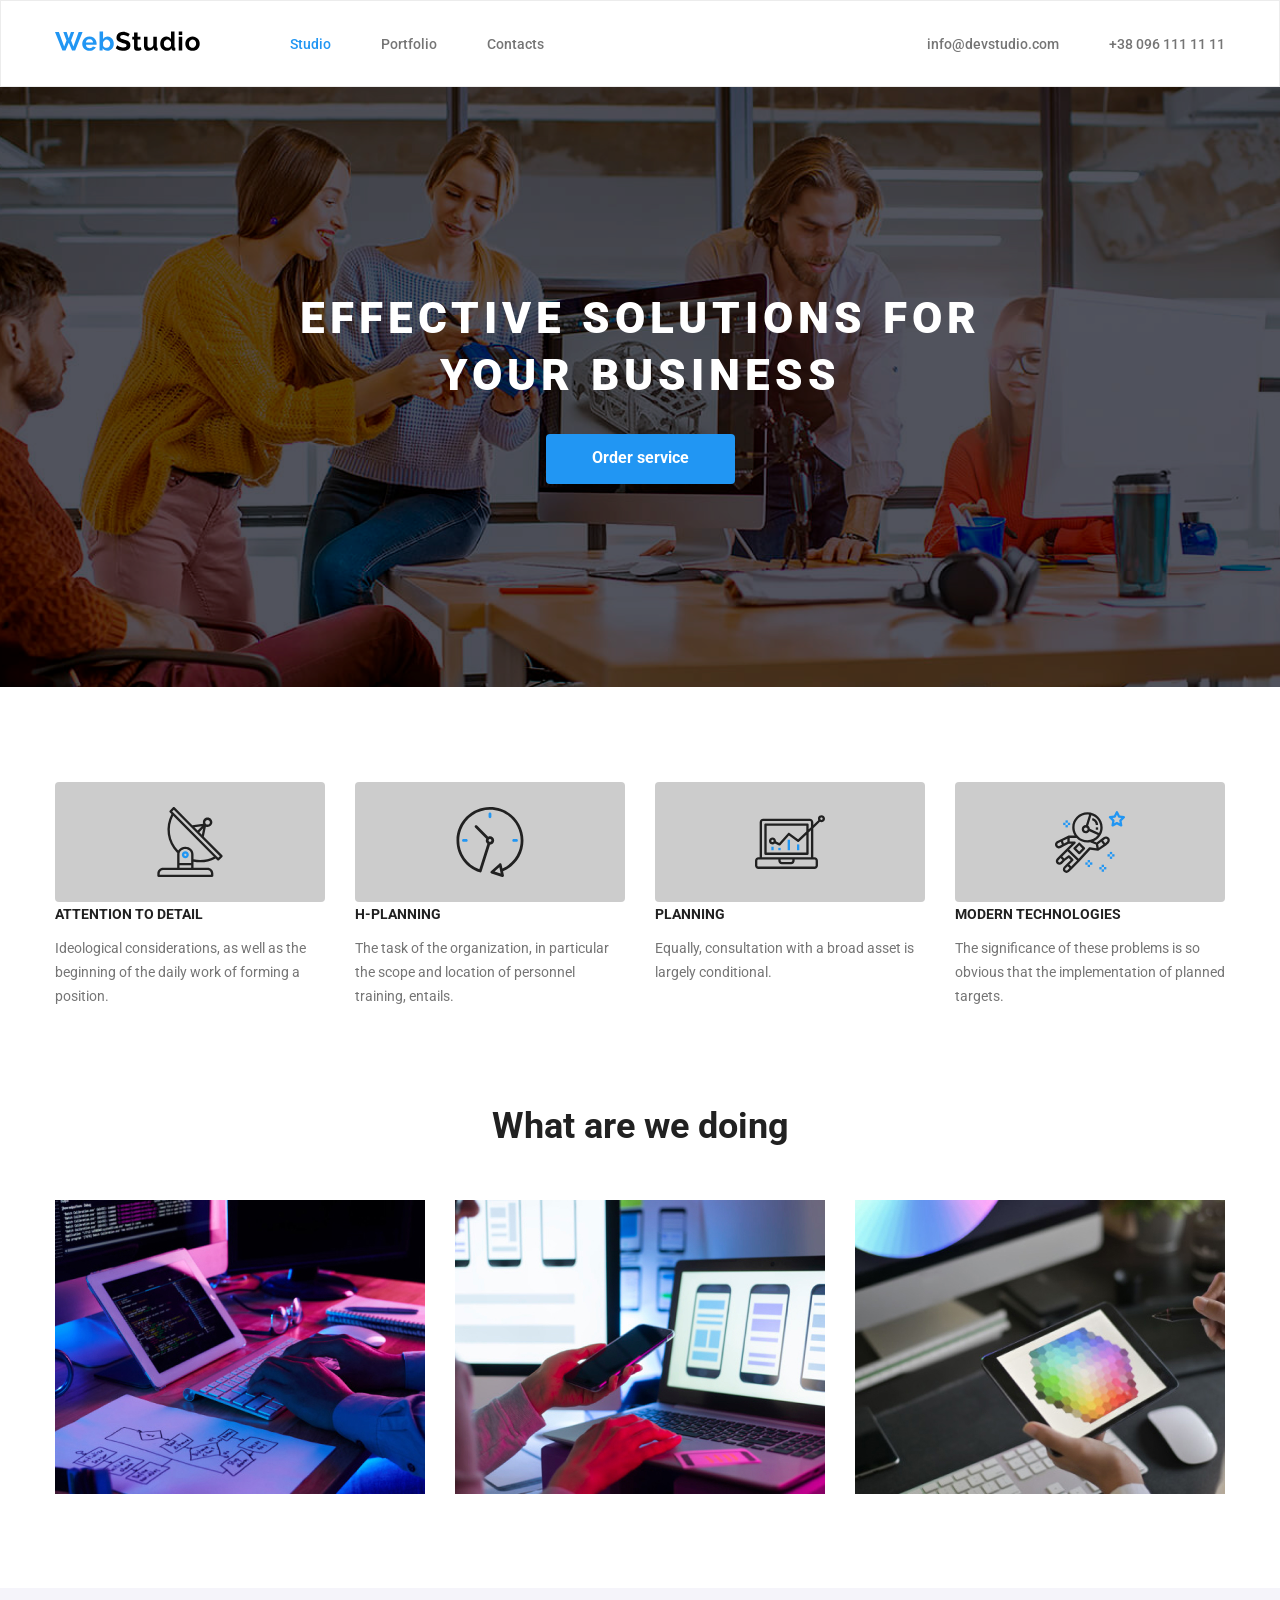
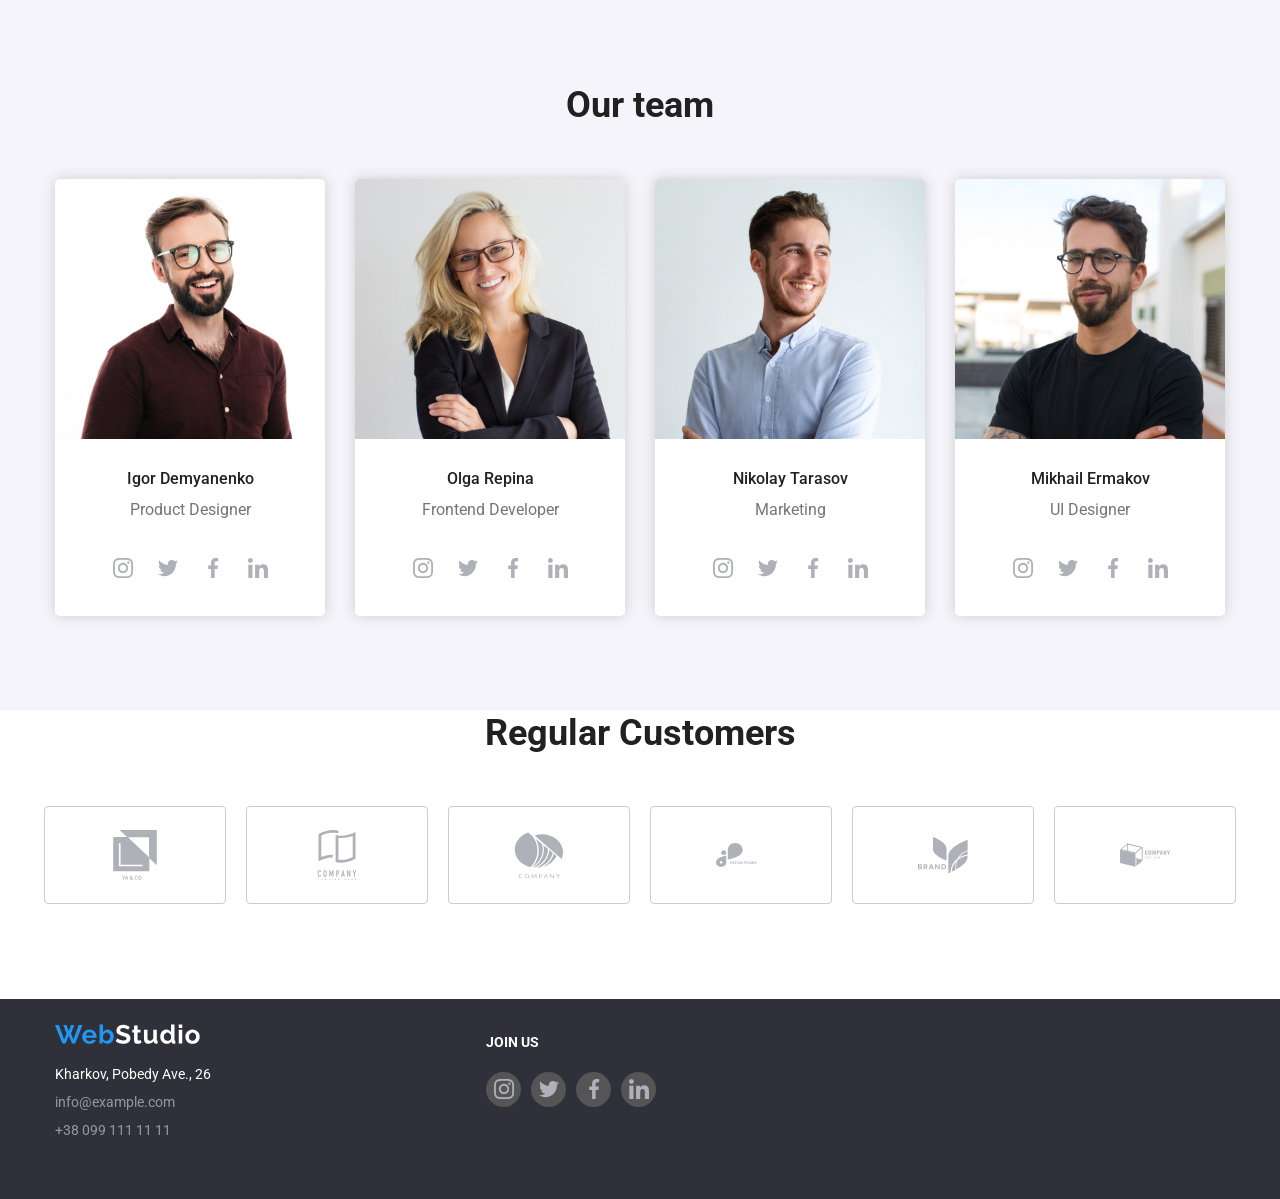
<file: index.html>
<!DOCTYPE html>
<html lang="en">

<head>
	<meta charset="UTF-8">
	<meta name="viewport" content="width=device-width, initial-scale=1.0">
	<link rel="stylesheet" href="css/styles.css">
	<title>Web Studio</title>
</head>

<body>
	<header class="header">
		<div class="container header-container">
			<!-- logo -->
			<a class="header-logo" href="#">
				<img src="images/header-logo.svg" alt="WbStudio" width="145" height="31">
			</a>

			<!-- main menu -->
			<nav class="header-menu">
				<a href="#" class="active">Studio</a>
				<a href="portfolio.html">Portfolio</a>
				<a href="#">Contacts</a>
			</nav>

			<!-- second-menu -->
			<div class="header-second-menu">
				<a href="mailto:info@devstudio.com">info@devstudio.com</a>
				<a href="tel:+380961111111">+38 096 111 11 11</a>
			</div>
		</div>
	</header>

	<main>
		<!-- hero -->
		<section class="hero">
			<div class="hero-bg">
			<div class="container">
				<div class="hero-inner">
					<h1 class="hero-title">Effective solutions for your business</h1>

					<button class="hero-btn">Order service</button>
				</div>
			</div>
			</div>
		</section>

		<!-- about -->
		<section class="about">
			<div class="container text-container">
				<div class="about-text">
					<h4 class="about-title">ATTENTION TO DETAIL</h4>
					<p>Ideological considerations, as well as the beginning of the daily work of forming a position.</p>
				</div>
				<div class="about-text">
					<h4 class="about-title"> H-PLANNING</h4>
					<p>The task of the organization, in particular the scope and location of personnel training, entails.</p>
				</div>
				<div class="about-text">
					<h4 class="about-title">PLANNING</h4>
					<p>Equally, consultation with a broad asset is largely conditional.</p>
				</div>
				<div class="about-text">
					<h4 class="about-title">MODERN TECHNOLOGIES</h4>
					<p>The significance of these problems is so obvious that the implementation of planned targets.</p>
				</div>
			</div>
		</section>

		<!-- do -->
		<section class="do">
			<div class="container">
				<div>
					<h2 class="team-title do-title">What are we doing</h2>
				</div>
				<div class="do-container">
				<div>
					<img src="images/do-1.jpg" alt="do-1" width="370px" height="294px">
				</div>
				<div>
					<img src="images/do-2.jpg" alt="do-2" width="370px" height="294px">
				</div>
				<div>
					<img src="images/do-3.jpg" alt="do-3" width="370px" height="294px"git >
				</div>
				</div>
			</div>
		</section>

		<!-- teams -->
		<section class="team">
			<div class="container">
				<h2 class="team-title">Our team</h2>

				<div class="team-cards">
					<article class="team-card">
						<a class="team-card-link" href="#">
							<img src="images/team-1.jpg" alt="Igor" width="270" height="260">
						</a>

						<div class="team-card-inner">
							<h3 class="team-card-title">Igor Demyanenko</h3>
							<p class="team-card-desc">Product Designer</p>
						</div>
						<ul class="card-icons team">
							<li>
								<a href="#">
									<svg>
									<use href="images/sprites.svg#instagram"></use>
									</svg>
								</a>
							</li>
							<li>
								<a href="#">
									<svg>
									<use href="images/sprites.svg#twitter"></use>
									</svg>
								</a>
							</li>
							<li>
								<a href="#">
									<svg>
									<use href="images/sprites.svg#facebook"></use>
									</svg>
								</a>
							</li>
							<li>
								<a href="#">
									<svg>
									<use href="images/sprites.svg#linkedin"></use>
									</svg>
								</a>
							</li>
						</ul>
						
					</article>

					<article class="team-card">
						<a class="team-card-link" href="#">
							<img src="images/team-2.jpg" alt="Olga Repina" width="270" height="260">
						</a>

						<div class="team-card-inner">
							<h3 class="team-card-title">Olga Repina</h3>
							<p class="team-card-desc">Frontend Developer</p>
						</div>

						<ul class="card-icons">
							<li>
								<a href="#">
									<svg>
									<use href="images/sprites.svg#instagram"></use>
									</svg>
								</a>
							</li>
							<li>
								<a href="#">
									<svg>
									<use href="images/sprites.svg#twitter"></use>
									</svg>
								</a>
							</li>
							<li>
								<a href="#">
									<svg>
									<use href="images/sprites.svg#facebook"></use>
									</svg>
								</a>
							</li>
							<li>
								<a href="#">
									<svg>
									<use href="images/sprites.svg#linkedin"></use>
									</svg>
								</a>
							</li>
						</ul>

					</article>

					<article class="team-card">
						<a class="team-card-link" href="#">
							<img src="images/team-3.jpg" alt="Nikolay Tarasov" width="270" height="260">
						</a>

						<div class="team-card-inner">
							<h3 class="team-card-title">Nikolay Tarasov</h3>
							<p class="team-card-desc">Marketing</p>
						</div>

						<ul class="card-icons">
							<li>
								<a href="#">
									<svg>
									<use href="images/sprites.svg#instagram"></use>
									</svg>
								</a>
							</li>
							<li>
								<a href="#">
									<svg>
									<use href="images/sprites.svg#twitter"></use>
									</svg>
								</a>
							</li>
							<li>
								<a href="#">
									<svg>
									<use href="images/sprites.svg#facebook"></use>
									</svg>
								</a>
							</li>
							<li>
								<a href="#">
									<svg>
									<use href="images/sprites.svg#linkedin"></use>
									</svg>
								</a>
							</li>
						</ul>

					</article>

					<article class="team-card">
						<a class="team-card-link" href="#">
							<img src="images/team-4.jpg" alt="Mikhail Ermakov" width="270" height="260">
						</a>

						<div class="team-card-inner">
							<h3 class="team-card-title">Mikhail Ermakov</h3>
							<p class="team-card-desc">UI Designer</p>
						</div>

						<ul class="card-icons">
							<li>
								<a href="#">
									<svg>
									<use href="images/sprites.svg#instagram"></use>
									</svg>
								</a>
							</li>
							<li>
								<a href="#">
									<svg>
									<use href="images/sprites.svg#twitter"></use>
									</svg>
								</a>
							</li>
							<li>
								<a href="#">
									<svg>
									<use href="images/sprites.svg#facebook"></use>
									</svg>
								</a>
							</li>
							<li>
								<a href="#">
									<svg>
									<use href="images/sprites.svg#linkedin"></use>
									</svg>
								</a>
							</li>
						</ul>

					</article>
				</div>
			</div>
		</section>

		<section class="company">
			<h3>Regular Customers</h3>
			<ul class="company-icons">
				<li class="company-icon">
					<a href="#">
						<svg>
							<use href="images/sprites.svg#company1"></use>
						</svg>
					</a>
				</li>

				<li class="company-icon">
					<a href="#">
						<svg>
							<use href="images/sprites.svg#company2"></use>
						</svg>
					</a>
				</li>

				<li class="company-icon">
					<a href="#">
						<svg>
							<use href="images/sprites.svg#company3"></use>
						</svg>
					</a>
				</li>

				<li class="company-icon">
					<a href="#">
						<svg>
							<use href="images/sprites.svg#company4"></use>
						</svg>
					</a>
				</li>

				<li class="company-icon">
					<a href="#">
						<svg>
							<use href="images/sprites.svg#company5"></use>
						</svg>
					</a>
				</li>

				<li class="company-icon">
					<a href="#">
						<svg>
							<use href="images/sprites.svg#company6"></use>
						</svg>
					</a>
				</li>
			</ul>
		</section>


	</main>

	<footer class="footer">
		<div class="container">
			<div class="footer-logo">
				<a href="#"><img src="images/footer-logo.svg" alt="footer-logo" width="145px" height="31px"></a>
			
			<div class="footer-contact">
				<a href="№">Kharkov, Pobedy Ave., 26</a>
				<a href="mailto:info@example.com">info@example.com</a>
				<a href="tel:+380991111111">+38 099 111 11 11</a>
			</div>
			<div class="footer-icon">
				<a href="#">JOIN US</a>
			<ul class="footer-icons">
							<li>
								<a href="#">
									<svg>
									<use href="images/sprites.svg#instagram"></use>
									</svg>
								</a>
							</li>
							<li>
								<a href="#">
									<svg>
									<use href="images/sprites.svg#twitter"></use>
									</svg>
								</a>
							</li>
							<li>
								<a href="#">
									<svg>
									<use href="images/sprites.svg#facebook"></use>
									</svg>
								</a>
							</li>
							<li>
								<a href="#">
									<svg>
									<use href="images/sprites.svg#linkedin"></use>
									</svg>
								</a>
							</li>
						</ul>
						</div>
		</div>
		</div>
	</footer>
</body>

</html>
</file>
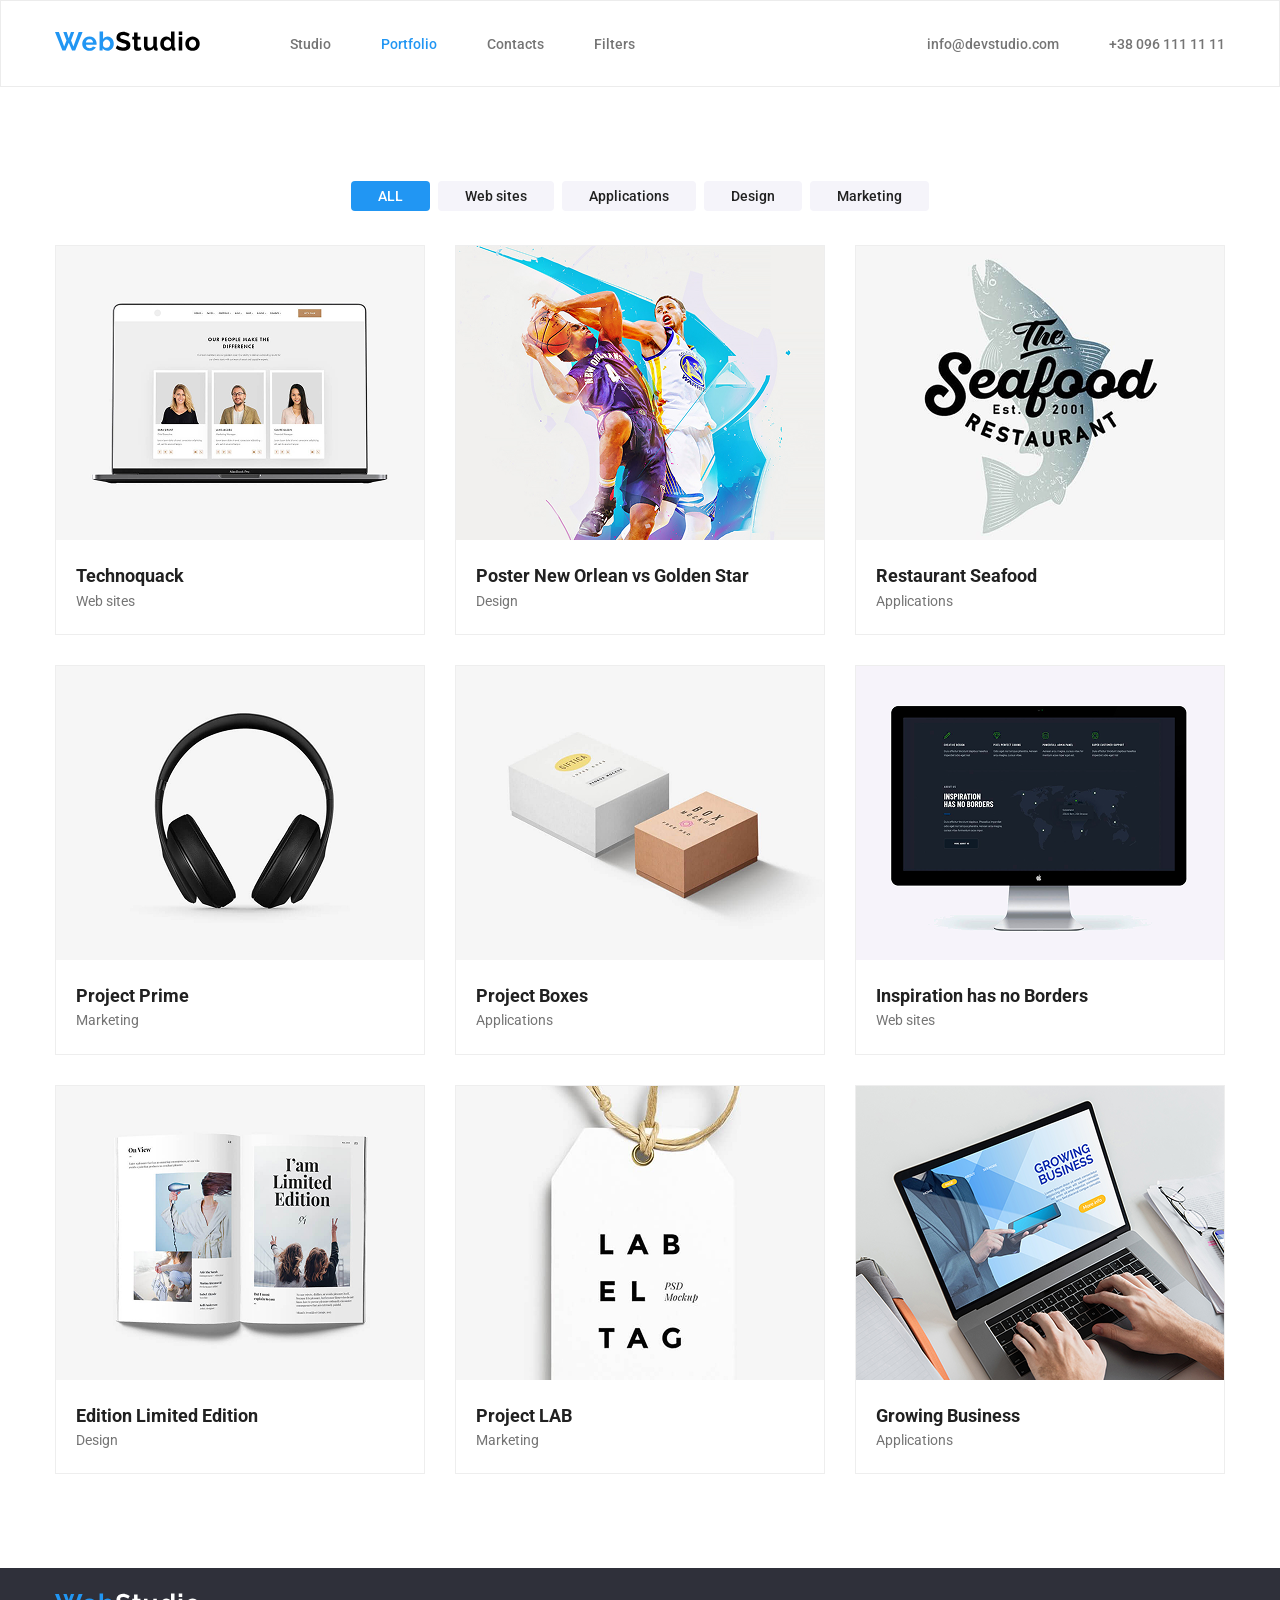
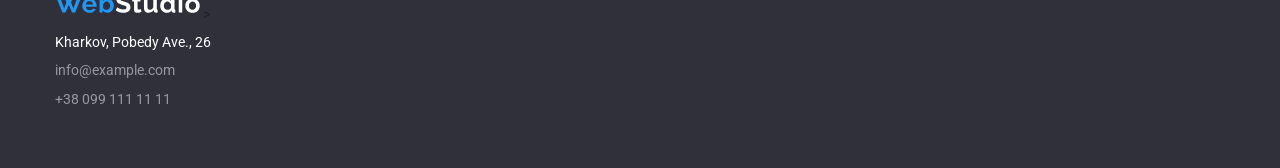
<file: portfolio.html>
<!DOCTYPE html>
<html lang="en">
<head>
    <meta charset="UTF-8">
    <meta name="viewport" content="width=device-width, initial-scale=1.0">
    <link rel="stylesheet" href="css/styles.css">
    <title>Portfolio</title>
</head>
<body>
    <header class="header">
		<div class="container header-container">
			<!-- logo -->
			<a class="header-logo" href="#">
				<img src="images/header-logo.svg" alt="WbStudio" width="145" height="31">
			</a>

			<!-- main menu -->
			<nav class="header-menu portfolio">
				<a href="index.html">Studio</a>
				<a href="#" class="active">Portfolio</a>
				<a href="#">Contacts</a>
				<ul class="header-filters">
				<li>
				<a href="#">Filters</a>
					<ul class="header-second-filters">
						<li> 
							<a href="#">Web sites</a> 
						</li>
						<li>
							<a href="#">Applications</a>
						</li>
						<li>
							<a href="#">Design</a>
						</li>
						<li>
							<a href="#">Marketing</a>
						</li>
						<ul class="filter">
						<li class="first-filter">
							<a href="#">Filter</a>
						</li>
						<li class="all-filter">
							<a href="#">All</a>
						</li>
						</ul>
					</ul>
				</li>
				</ul>
			</nav>

			<!-- second-menu -->
			<div class="header-second-menu">
				<a href="mailto:info@devstudio.com">info@devstudio.com</a>
				<a href="tel:+380961111111">+38 096 111 11 11</a>
			</div>
		</div>
	</header>

    <main class="main">
        <div class="container">
            <nav class="main-btn">
                <a href="#" class="btn active">ALL</a>
                <a href="#" class="btn">Web sites</a>
                <a href="#" class="btn">Applications</a>
                <a href="#" class="btn">Design</a>
                <a href="#" class="btn">Marketing</a>
            </nav>

            <div class="portfolio-cards">
					<article class="portfolio-card">
						<a class="portfolio-card-link" href="#">
							<img src="images/portfolio1.png" alt="portfolio" width="370" height="294">
						<div class="hover-block">
							<p class="hover-text">The resource offers comprehensive offers with different levels of functionality and services. All this will allow the visitor to obtain useful information about the company or individual.</p>
						</div>
						</a>
						

						<div class="portfolio-card-content">
							<h3 class="portfolio-card-title">Technoquack</h3>
							<p class="portfolio-card-text">Web sites</p>
						</div>
					</article>

					<article class="portfolio-card">
						<a class="portfolio-card-link" href="#">
							<img src="images/portfolio2.png" alt="portfolio" width="370" height="294">
							<div class="hover-block">
							<p class="hover-text">The resource offers comprehensive offers with different levels of functionality and services. All this will allow the visitor to obtain useful information about the company or individual.</p>
						</div>
						</a>

						<div class="portfolio-card-content">
							<h3 class="portfolio-card-title">Poster New Orlean vs Golden Star</h3>
							<p class="portfolio-card-text">Design</p>
						</div>
					</article>

					<article class="portfolio-card">
						<a class="portfolio-card-link" href="#">
							<img src="images/portfolio3.png" alt="portfolio" width="370" height="294">
							<div class="hover-block">
							<p class="hover-text">The resource offers comprehensive offers with different levels of functionality and services. All this will allow the visitor to obtain useful information about the company or individual.</p>
						</div>
						</a>

						<div class="portfolio-card-content">
							<h3 class="portfolio-card-title">Restaurant Seafood</h3>
							<p class="portfolio-card-text">Applications</p>
						</div>
					</article>

					<article class="portfolio-card">
						<a class="portfolio-card-link" href="#">
							<img src="images/portfolio4.png" alt="portfolio" width="370" height="294">
							<div class="hover-block">
							<p class="hover-text">The resource offers comprehensive offers with different levels of functionality and services. All this will allow the visitor to obtain useful information about the company or individual.</p>
						</div>
						</a>

						<div class="portfolio-card-content">
							<h3 class="portfolio-card-title">Project Prime</h3>
							<p class="portfolio-card-text">Marketing</p>
						</div>
					</article>

                    <article class="portfolio-card">
						<a class="portfolio-card-link" href="#">
							<img src="images/portfolio5.png" alt="portfolio" width="370" height="294">
							<div class="hover-block">
							<p class="hover-text">The resource offers comprehensive offers with different levels of functionality and services. All this will allow the visitor to obtain useful information about the company or individual.</p>
						</div>
						</a>

						<div class="portfolio-card-content">
							<h3 class="portfolio-card-title">Project Boxes</h3>
							<p class="portfolio-card-text">Applications</p>
						</div>
					</article>

                    <article class="portfolio-card">
						<a class="portfolio-card-link" href="#">
							<img src="images/portfolio6.png" alt="portfolio" width="370" height="294">
							<div class="hover-block">
							<p class="hover-text">The resource offers comprehensive offers with different levels of functionality and services. All this will allow the visitor to obtain useful information about the company or individual.</p>
						</div>
						</a>

						<div class="portfolio-card-content">
							<h3 class="portfolio-card-title">Inspiration has no Borders</h3>
							<p class="portfolio-card-text">Web sites</p>
						</div>
					</article>

                    <article class="portfolio-card">
						<a class="portfolio-card-link" href="#">
							<img src="images/portfolio7.png" alt="portfolio" width="370" height="294">
							<div class="hover-block">
							<p class="hover-text">The resource offers comprehensive offers with different levels of functionality and services. All this will allow the visitor to obtain useful information about the company or individual.</p>
						</div>
						</a>

						<div class="portfolio-card-content">
							<h3 class="portfolio-card-title">Edition Limited Edition</h3>
							<p class="portfolio-card-text">Design</p>
						</div>
					</article>

                    <article class="portfolio-card">
						<a class="portfolio-card-link" href="#">
							<img src="images/portfolio8.png" alt="portfolio" width="370" height="294">
							<div class="hover-block">
							<p class="hover-text">The resource offers comprehensive offers with different levels of functionality and services. All this will allow the visitor to obtain useful information about the company or individual.</p>
						</div>
						</a>

						<div class="portfolio-card-content">
							<h3 class="portfolio-card-title">Project LAB</h3>
							<p class="portfolio-card-text">Marketing</p>
						</div>
					</article>

                    <article class="portfolio-card">
						<a class="portfolio-card-link" href="#">
							<img src="images/portfolio9.png" alt="portfolio" width="370" height="294">
							<div class="hover-block">
							<p class="hover-text">The resource offers comprehensive offers with different levels of functionality and services. All this will allow the visitor to obtain useful information about the company or individual.</p>
						</div>
						</a>

						<div class="portfolio-card-content">
							<h3 class="portfolio-card-title">Growing Business</h3>
							<p class="portfolio-card-text">Applications</p>
						</div>
					</article>

                    
				</div>
        </div>
    </main>

   <footer class="footer">
		<div class="container">
				<a href="#" class="footer-logo"><img src="images/footer-logo.svg" alt="footer-logo" width="145px" height="31px"></a>
>
			<div class="footer-contact">
				<a href="№">Kharkov, Pobedy Ave., 26</a>
				<a href="mailto:info@example.com">info@example.com</a>
				<a href="tel:+380991111111">+38 099 111 11 11</a>
			</div>
		</div>
	</footer>
</body>
</html>
</file>
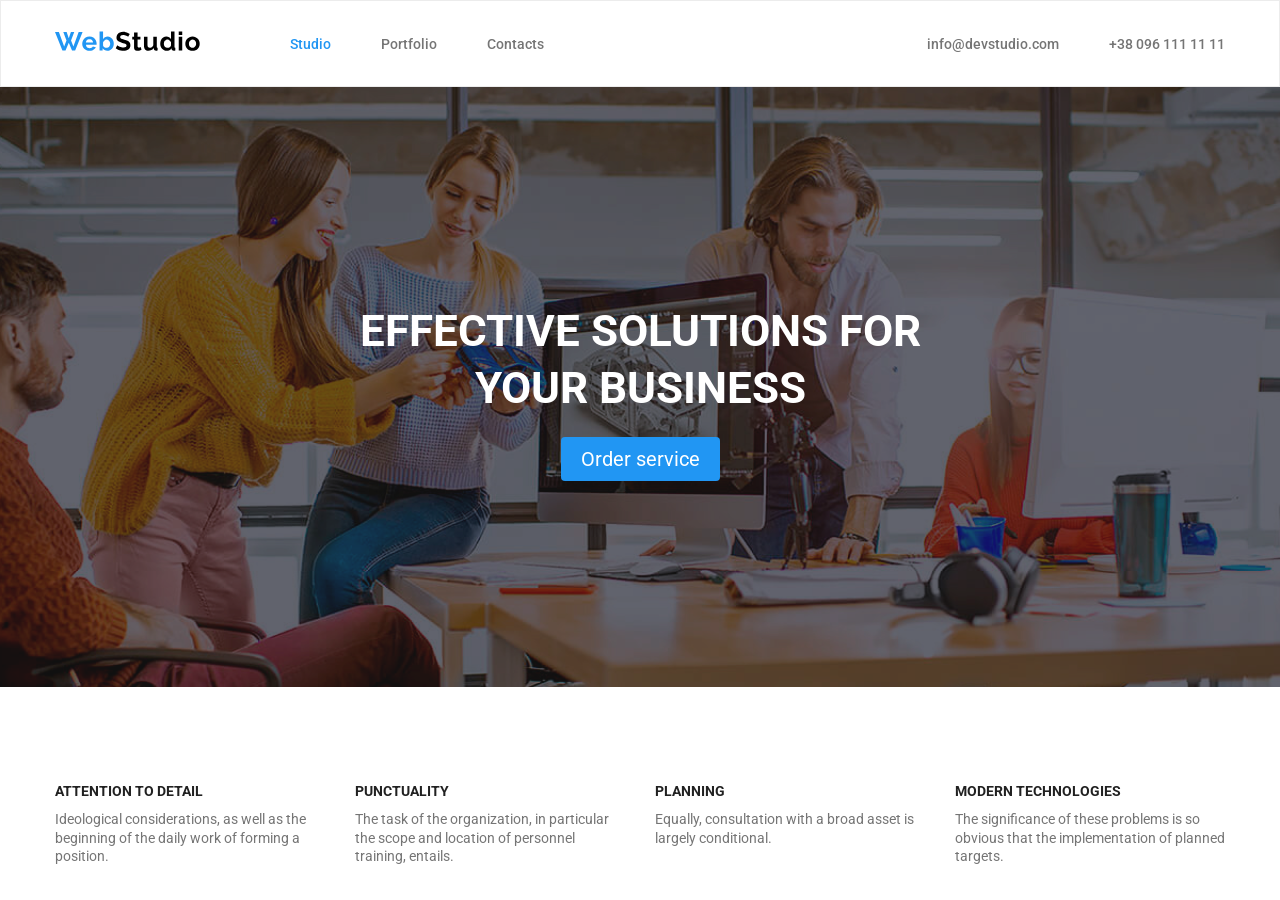
<file: studio.html>
<!DOCTYPE html>
<html lang="en">
<head>
    <meta charset="UTF-8">
    <meta name="viewport" content="width=device-width, initial-scale=1.0">
    <link rel="stylesheet" href="css/styles.css">
    <title>Studio</title>
</head>
<body>
    <header class="header">
		<div class="container header-container">
			<!-- logo -->
			<a class="header-logo" href="#">
				<img src="images/header-logo.svg" alt="WbStudio" width="145" height="31">
			</a>

			<!-- main menu -->
			<nav class="header-menu">
				<a href="#" class="active">Studio</a>
				<a href="portfolio.html">Portfolio</a>
				<a href="#">Contacts</a>
			</nav>

			<!-- second-menu -->
			<div class="header-second-menu">
				<a href="mailto:info@devstudio.com">info@devstudio.com</a>
				<a href="tel:+380961111111">+38 096 111 11 11</a>
			</div>
		</div>
	</header>

    <main>
        <section class="first-section">
            <div class="container">
            <div class="business">
                <div class="container">
                    <h2>EFFECTIVE SOLUTIONS FOR YOUR BUSINESS</h2>
                    <a href="#">Order service</a>
                </div>
            </div>
        </section>

        <section class="second-section">
            <div class="container cards">
                <article class="card">
                    
                    <h3>ATTENTION TO DETAIL</h3>
                    <p>Ideological considerations, as well as the beginning of the daily work of forming a position.</p>
                </article>


                <article class="card">
                   
                    <h3>Punctuality</h3>
                    <p>The task of the organization, in particular the scope and location of personnel training, entails.</p>
                </article>



                <article class="card">
                   
                    <h3>Planning</h3>
                    <p>Equally, consultation with a broad asset is largely conditional.</p>
                </article>



                <article class="card">
                   
                    <h3>Modern technologies</h3>
                    <p>The significance of these problems is so obvious that the implementation of planned targets.</p>
                </article>

            </div>
</section>
    </main>
</body>
</html>
</file>
<file: css/styles.css>
@import url('reset.css');

@font-face {
	font-family: 'Roboto';
	src: url('../fonts/Roboto-Regular.woff2') format('woff2');
	font-weight: 400;
	font-style: normal;
	font-display: swap;
}

@font-face {
	font-family: 'Roboto';
	src: url('../fonts/Roboto-Medium.woff2') format('woff2');
	font-weight: 500;
	font-style: normal;
	font-display: swap;
}

@font-face {
	font-family: 'Roboto';
	src: url('../fonts/Roboto-Bold.woff2') format('woff2');
	font-weight: 700;
	font-style: normal;
	font-display: swap;
}

@font-face {
	font-family: 'Roboto';
	src: url('../fonts/Roboto-Black.woff2') format('woff2');
	font-weight: 900;
	font-style: normal;
	font-display: swap;
}

:root{
	--active-color: #2196F3;
	--title-color: #212121;
	--text-color: #757575;
}


/* GLOBAL CLASSES */
body {
	font-family: 'Roboto', sans-serif;
	line-height: 1.3;
	font-size: 14px;
	color: #212121;
}

.container {
	max-width: 1200px;
	margin: 0 auto;
	padding: 0 15px;
}

/* HEADER */

.header {
	border: 1px solid #ECECEC;
	padding: 25px 0;
	font-weight: 500;
}

.header-container {
	display: flex;
	align-items: center;
}

.header-logo {}

.header-menu {
	display: flex;
	gap: 50px;
	margin-left: 90px;
}

.header-menu a.active {
	color: var(--active-color);
}

.header-second-menu {
	margin-left: auto;
	display: flex;
	gap: 50px;
}

.header-menu a,
.header-second-menu a {
	color: var(--text-color);
	text-decoration: none;
}

.header-menu a:hover,
.header-second-menu a:hover {
	color: var(--active-color);
}


/* HERO SECTION */

.hero {
	background: url(../images/Img1.png) no-repeat 50% / cover;
	text-align: center;

}

.hero-bg{
	background: rgba(0.33, 0.33, 0.33, 0.5);
}

.hero-inner {
	max-width: 700px;
	min-height: 600px;
	margin: 0 auto;
	display: flex;
	flex-direction: column;
	justify-content: center;
	gap: 30px;
}

.hero-title {
	font-weight: 900;
	font-size: 44px;
	text-transform: uppercase;
	color: #fff;
	letter-spacing: 5px;
}

.hero-btn {
	padding: 14px 46px 15px;
	font-weight: 700;
	font-size: 16px;
	color: #fff;
	background: #2196F3;
	border-radius: 4px;
	cursor: pointer;
	align-self: center;
}

.hero-btn:hover{
	background: #25cdf3;
}


/* ABOUT */

.about{
	background-color: #fff;
	font-size: 14px;
	font-weight: 400;
	color: var(--text-color);

}
.text-container {
	display: flex;
	gap: 30px;
	margin: 95px auto;
}
.about-text {
	min-width: 270px;
	flex: 1 1 20%;
	/* justify-content: flex-start; */
	line-height: 24px;
	position: relative;
	padding-top: 120px;
}

.about-text::before{
	content: '';
	position: absolute;
	top: 0;
	left: 0;
	right: 0;
	height: 120px;
	border-radius: 4px;
}

.about-text:nth-child(1)::before{
	background: #ccc url(../images/card1.svg) no-repeat 50% / 70px 70px;
}

.about-text:nth-child(2)::before{
	background: #ccc url(../images/card2.svg) no-repeat 50% / 70px 70px;
}

.about-text:nth-child(3)::before{
	background: #ccc url(../images/card3.svg) no-repeat 50% / 70px 70px;
}

.about-text:nth-child(4)::before{
	background: #ccc url(../images/card4.svg) no-repeat 50% / 70px 70px;
}

.about-title {
	font-weight: 700;
	font-size: 14px;
	color: var(--title-color);
	margin-bottom: 10px;
	
}

/* DO */
.do-container{
	display: flex;
	gap: 30px;
	margin: 50px 0 90px;
}

.do-title{
	text-align: center;
}

/* TEAMS */
.team {
	background: #F5F4FA;
	padding: 94px 0;
	text-align: center;
}

.team-title {
	font-weight: 700;
	font-size: 36px;
}

.team-cards {
	margin-top: 50px;
	display: flex;
	flex-wrap: wrap;
	gap: 30px;
}

.team-card {
	flex: 1 1 20%;
	border-radius: 5px;
	overflow: hidden;
	box-shadow: 0 0 14px 0 #ccc;
}

.team-card-link {
	display: block;
	height: 260px;
}

.team-card-link img {
	width: 100%;
	height: 100%;
	object-fit: cover;
}

.team-card-inner {
	padding: 30px;
	font-size: 16px;
	background: #fff;
}

.team-card-title {
	font-weight: 500;
}

.team-card-desc {
	color: #757575;
	margin-top: 10px;
}

/* FOOTER */

.footer {
	background-color: #2F303A;
}

.footer-logo{
	display: inline-block;
	margin-top: 20px;
}

.footer-contact{
	display: flex;
	flex-direction: column;
	align-items: flex-start;
	gap: 10px;
	margin-top:10px;
	padding-bottom: 60px;
}
.footer-contact a{
	text-decoration: none;
	color: #ffffff;
}

.footer-contact>a+a{
	color: #ffffff80;
}

.footer-contact a.active {
	color: var(--active-color);
}


/* PORFOLIO */
.main{
	margin: 94px auto;
}
.main-btn{
	display: flex;
	align-items:center;
	justify-content: center;
	gap: 8px;
}

.btn{
	cursor: pointer;
	color: var(--title-color);
	padding: 6px 27px;
	text-decoration: none;
	background: #F5F4FA;
	border-radius: 4px;
	font-weight: 500;
}



.btn:hover{
	background: var(--active-color);
	color: #fff;
}

.main-btn a.active{
	background: var(--active-color);
	color: #fff;
}

/* CARDS */

.portfolio-card-title{
	font-weight: 700;
	font-size: 18px;
	color: var(--title-color);
}

.portfolio-card-text{
	font-size: 16;
	font-weight: 400;
	color: var(--text-color);
}

.portfolio-cards {
	display: flex;
	flex-wrap: wrap;
	gap: 30px;
	margin-top: 34px;
	
}

.portfolio-card {
	gap: 30px;
	border: 1px solid #eeeeee;
	flex: 1 1 370px;
	position: relative;
	cursor: pointer;
}

.portfolio-card-link {
	display: block;
	height: 294px;
	text-decoration: none;
	display: flex;
	position: relative;
}

.hover-block{
	align-items: center;
	justify-content: center;
	position: absolute;
	top: 0;
	right: 0;
	left: 0;
	bottom: 0;
	background-color: rgba(33, 150, 243, 0.9);
	color: #fff;
	font-weight: 400px;
	font-size: 18px;
	padding: 60px 25px;
	line-height: 28px;
	opacity: 0;
}

.portfolio-card:hover
.hover-block{
	opacity: 1;
}

.portfolio-card:hover{
	box-shadow: 0 4px 4px #ccc;
}

.portfolio-card-text{
	overflow: hidden;
	
}

.portfolio-card-link img {
	width: 100%;
	height: 100%;
	object-fit: cover;
}

.portfolio-card-content{
	padding: 24px 20px;
}

.portfolio-card-title{
	margin-bottom: 4px;
}

.header-filters{
	position: relative;
}

.header-second-filters a {
	background: #f3eeeead;
	padding: 5px 10px;
	display: none;
	border-bottom: 1px solid #757575;
}

.header-second-filters {
	padding-top: 5px;
	position: absolute;
}

.filter {
	display: flex;
	flex-direction: row-reverse;
	width: 100%;
	position: relative;
}

.first-filter{
	width: 100%;
}

.all-filter {
	width: 100%;
	position: absolute;
	left: -100%;
	padding-right: 10px;
	display: none;
}

.header-filters:hover .header-second-filters a{
	display: block;
}

.filter:hover .all-filter{
	display: block;
}

.first-section a{
	text-decoration: none;
	background: var(--active-color);
	color: #fff;
	padding: 10px 20px;
	border-radius: 4px;
	font-size: 20px;
	line-height: normal;
}

.first-section {
	height: 600px;
	background: green url(../images/Img1.png) no-repeat 50% / cover;
	position: relative;
	color: #fff;
}

.business {
	background: rgba(33, 33, 33, 0.5);
	display: flex;
	align-items: center;
	justify-content: center;
	position: absolute;
	left: 0;
	top: 0;
	width: 100%;
	height: 100%;
	text-align: center;
	gap: 30px;
}

.business h2 {
	max-width: 600px;
	font-weight: 600;
	font-size: 44px;
	margin-bottom: 30px;
}


.business a:hover {
	background-color: #25cdf3;
}

.second-section {
	margin-top: 95px;
	

}

.card {
    width: 270px;
}

.cards {
	display: flex;
	justify-content: space-between;
	gap: 30px;
}






.card h3 {
    margin-bottom: 10px;
    font-size: 14px;
    font-weight: 700;
    text-transform: uppercase;
}


.card p {
    font-size: 14px;
    font-weight: 400;
    color: var(--text-color);
}

.card-icons {
    display: flex;
	justify-content: center;         
    gap: 10px;             
	padding: 0 30px 30px;
	background: #fff;
}

.card-icons li {
    display: inline-block; 

}

.card-icons a {
    display: flex;
    align-items: center;
    justify-content: center;
    width: 35px;
    height: 35px;
    border-radius: 50%;
    background: transparent;
    transition: linear 0.3s;
}

.card-icons svg {
    width: 20px;
    height: 20px;
    color: #AFB1B8;
}

.card-icons a:hover {
    background-color: #2196F3;
}

.card-icons a:hover svg {
    color: #fff;
}

.footer-icons {
    display: flex;
	justify-content: center; 
	align-items: center; 
    gap: 10px;             
	/* padding: 0 30px 30px; */
}

.footer-icons li {
    display: inline-block; 

}

.footer-icons a {
    display: flex;
    align-items: center;
    justify-content: center;
    width: 35px;
    height: 35px;
    border-radius: 50%;
    background: #555555;
    transition: linear 0.3s;
}

.footer-icons svg {
    width: 20px;
    height: 20px;
    color: #AFB1B8;
}

.footer-icons a:hover {
    background-color: #2196F3;
}

.footer-icons a:hover svg {
    color: #fff;
}


.footer-icons{
	display: flex;
	justify-content: center;
	
}

.footer {
	position: relative;
}

.footer-icon{
	position: absolute;
	top: 34px;
	left: 38%;
}

.footer-icon>a{
	display: inline-block;
	text-decoration: none;
	font-size: 14px;
	font-weight: 700;
	color: #fff;
	margin-bottom: 20px;
}

.footer-icon a:hover{
	color: var(--active-color);
}



.company-icons {
    display: flex;
    justify-content: center;
    gap: 20px;
    padding: 0;
    margin: 0;
}

.company-icon a {
    display: flex;
    align-items: center;
    justify-content: center;
    text-decoration: none;
    border: 1px solid #ccc;
    border-radius: 4px;
	padding: 23px 65px;
	transition: linear 0.3s; 
}

.company-icon svg {
    width: 50px;
    height: 50px;
    color: #AFB1B8;
	transition: linear 0.3s; 
}

.company-icon a:hover{
	border-color: var(--active-color);
}

.company-icon a:hover svg{
	color: var(--active-color);
}


.company-icon{
	display: flex;
	flex: 0 0 auto;
	justify-content: center;
	margin-bottom: 95px;
}

.company h3 {
	text-align: center;
	font-size: 36px;
	font-weight: 700;
	margin-bottom: 50px;
}


@media (max-width: 992px) {
	.header-container {
		max-width: 960px;
	}

	.header-menu{
		margin-left: 60px;
	}

	.header-second-menu {
		gap: 30px;
		margin-right: 50px;
	}

	.container{
		max-width: 960px;
	}

	.text-container{
		display: flex;
		flex: 1 1 50%;
		flex-wrap: wrap;
		
	}

	.about-text {
		flex: 0 1 33%;
		margin: 0 auto;
	}

	.about-text::before{
		object-fit: cover;
	}

	.do {
		display: none;
	}

	.company-icons {
		display: flex;
		flex-direction: 1 1 33%;
	}

	.team-card{
		flex-basis: 46%;
	}

	.company {
		display: none;
	}

	.portfolio {
		display: none;
	}

	.portfolio-cards {
		flex-basis: 50%;
	}
}

@media (max-width: 768px) {
	.header-second-menu {
		display: none;
		
	}
	.header-menu {
		justify-content: space-between;
	}

	.team-card{
		flex-basis: 100%;
		object-fit: cover;
		flex: 0 0 100%;
	}

	.team-card-link{
		height: 460px;
	}

	.portfolio-card-link{
		flex: 0 0 100%;
		height: 470px;
		object-fit: cover;
	}
}

@media (max-width: 480px){
	.header-menu {
		display: none;
	}

	.text-container {
		margin-top: 60px;
	}

	.about-text {
		flex: 0 1 100%;
		margin: 0 auto;
	}

	.footer-icon {
		display: none;
	}

	.footer-logo {
		display: flex;
		flex-direction: column;
		text-align: center;
		padding-top: 62px;
	}

	.footer-contact{
		display: flex;
		align-items: center;
		justify-content: center;
	}

	.portfolio-card-link{
		height: 294px;
		width: 450px;
	}

	.main-btn{
		max-width: 350px;
		display: flex;
		flex-wrap: wrap;
		justify-content: flex-start;
	}
}
</file>
